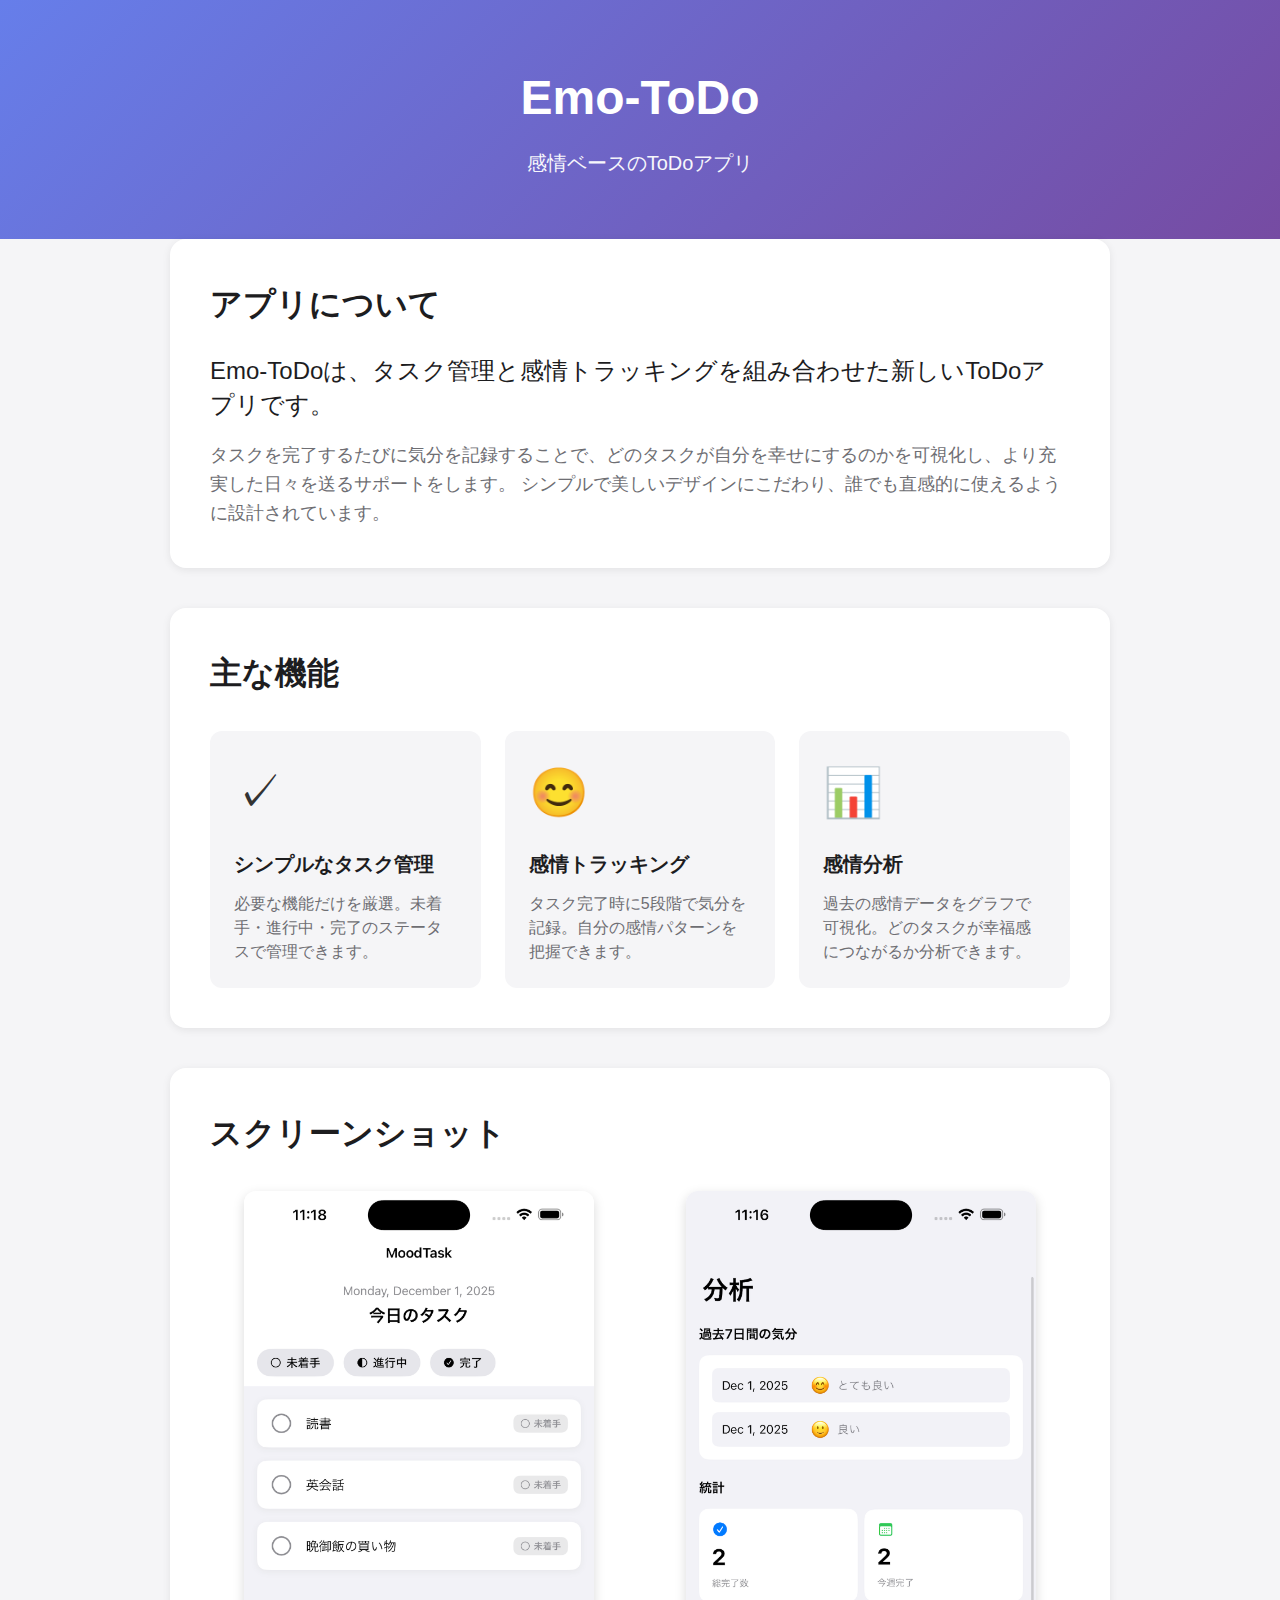
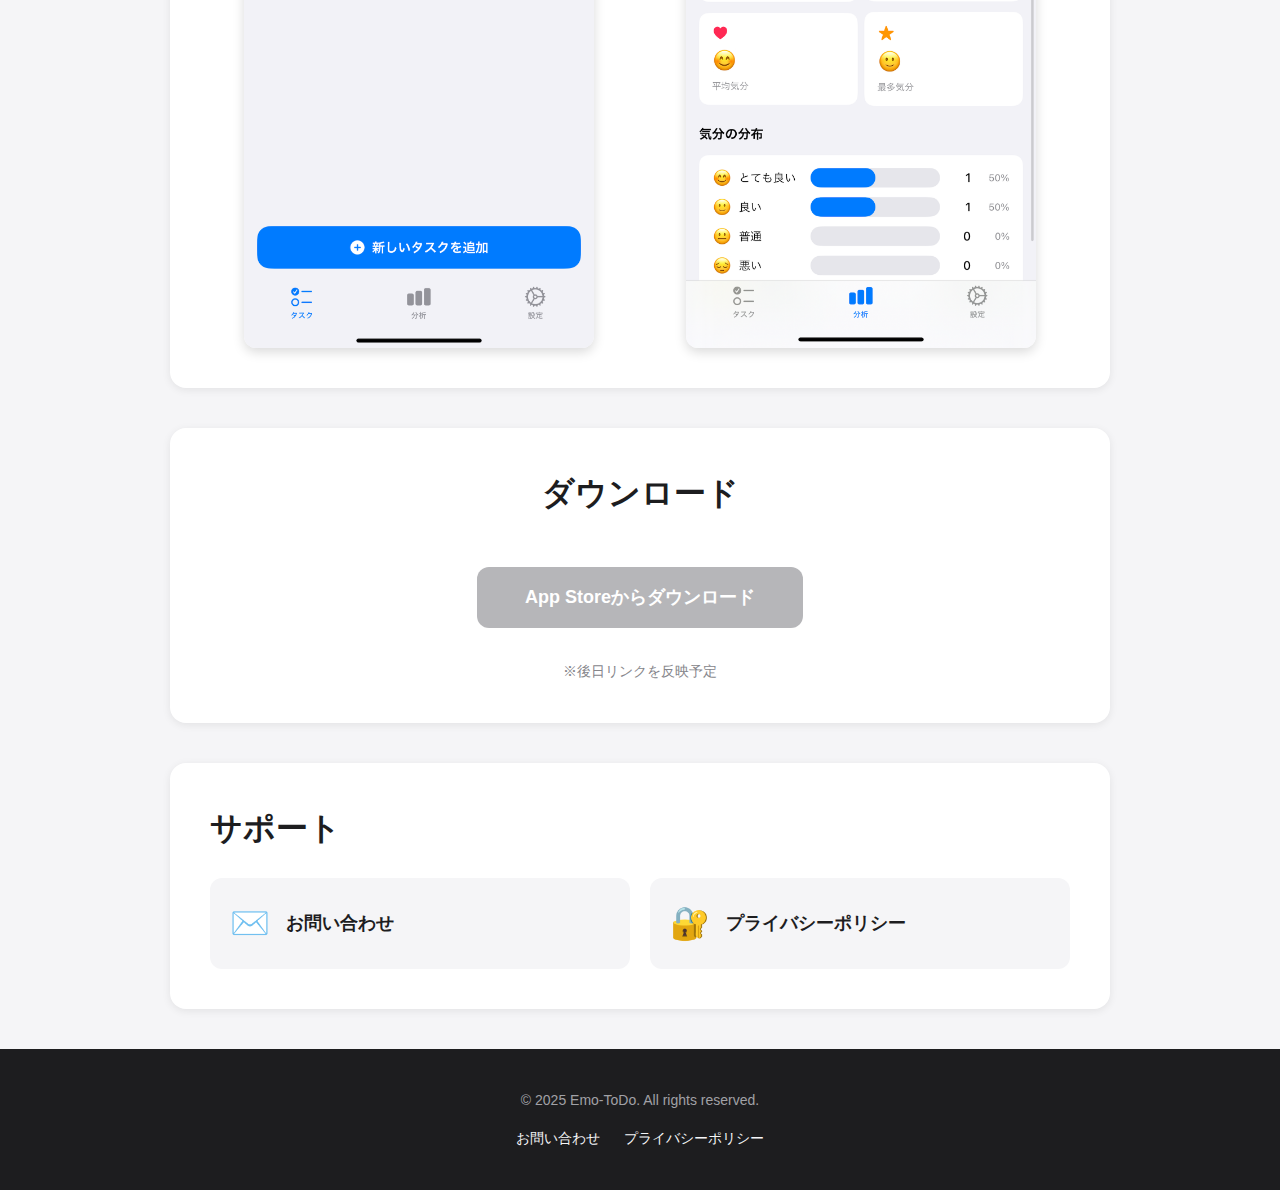
<file: index.html>
<!DOCTYPE html>
<html lang="ja">
<head>
    <meta charset="UTF-8">
    <meta name="viewport" content="width=device-width, initial-scale=1.0">
    <meta name="description" content="Emo-ToDo - 感情ベースのToDoアプリ。タスク管理と感情トラッキングを組み合わせた新しいアプローチ。">
    <title>Emo-ToDo - サポートページ</title>
    <link rel="stylesheet" href="style.css">
</head>
<body>
    <header>
        <div class="container">
            <div class="header-content">
                <h1>Emo-ToDo</h1>
                <p class="tagline">感情ベースのToDoアプリ</p>
            </div>
        </div>
    </header>

    <main class="container">
        <!-- アプリ紹介セクション -->
        <section class="intro">
            <h2>アプリについて</h2>
            <p class="lead">
                Emo-ToDoは、タスク管理と感情トラッキングを組み合わせた新しいToDoアプリです。
            </p>
            <p>
                タスクを完了するたびに気分を記録することで、どのタスクが自分を幸せにするのかを可視化し、より充実した日々を送るサポートをします。
                シンプルで美しいデザインにこだわり、誰でも直感的に使えるように設計されています。
            </p>
        </section>

        <!-- 主な機能セクション -->
        <section class="features">
            <h2>主な機能</h2>
            <div class="features-grid">
                <div class="feature-card">
                    <div class="feature-icon">✓</div>
                    <h3>シンプルなタスク管理</h3>
                    <p>必要な機能だけを厳選。未着手・進行中・完了のステータスで管理できます。</p>
                </div>
                <div class="feature-card">
                    <div class="feature-icon">😊</div>
                    <h3>感情トラッキング</h3>
                    <p>タスク完了時に5段階で気分を記録。自分の感情パターンを把握できます。</p>
                </div>
                <div class="feature-card">
                    <div class="feature-icon">📊</div>
                    <h3>感情分析</h3>
                    <p>過去の感情データをグラフで可視化。どのタスクが幸福感につながるか分析できます。</p>
                </div>
            </div>
        </section>

        <!-- スクリーンショットセクション -->
        <section class="screenshots">
            <h2>スクリーンショット</h2>
            <div class="screenshot-grid">
                <img src="screenshot/image1.png" alt="タスクリスト画面" class="screenshot-img">
                <img src="screenshot/image2.png" alt="分析画面" class="screenshot-img">
            </div>
        </section>

        <!-- ダウンロードセクション -->
        <section class="download">
            <h2>ダウンロード</h2>
            <div class="app-store-button disabled">
                <span>App Storeからダウンロード</span>
            </div>
            <p class="download-note">※後日リンクを反映予定</p>
        </section>

        <!-- サポートセクション -->
        <section class="support">
            <h2>サポート</h2>
            <div class="support-links">
                <a href="https://docs.google.com/forms/d/e/1FAIpQLSf8rQYNb065Cm-GcJozsjS7cStWBTXIgpCMbYoY-pEonmJEDg/viewform" target="_blank" rel="noopener noreferrer" class="support-link">
                    <span class="link-icon">✉️</span>
                    <span class="link-text">お問い合わせ</span>
                </a>
                <a href="privacy.html" class="support-link">
                    <span class="link-icon">🔐</span>
                    <span class="link-text">プライバシーポリシー</span>
                </a>
            </div>
        </section>
    </main>

    <footer>
        <div class="container">
            <p>&copy; 2025 Emo-ToDo. All rights reserved.</p>
            <nav class="footer-nav">
                <a href="https://docs.google.com/forms/d/e/1FAIpQLSf8rQYNb065Cm-GcJozsjS7cStWBTXIgpCMbYoY-pEonmJEDg/viewform" target="_blank" rel="noopener noreferrer">お問い合わせ</a>
                <a href="privacy.html">プライバシーポリシー</a>
            </nav>
        </div>
    </footer>
</body>
</html>
</file>
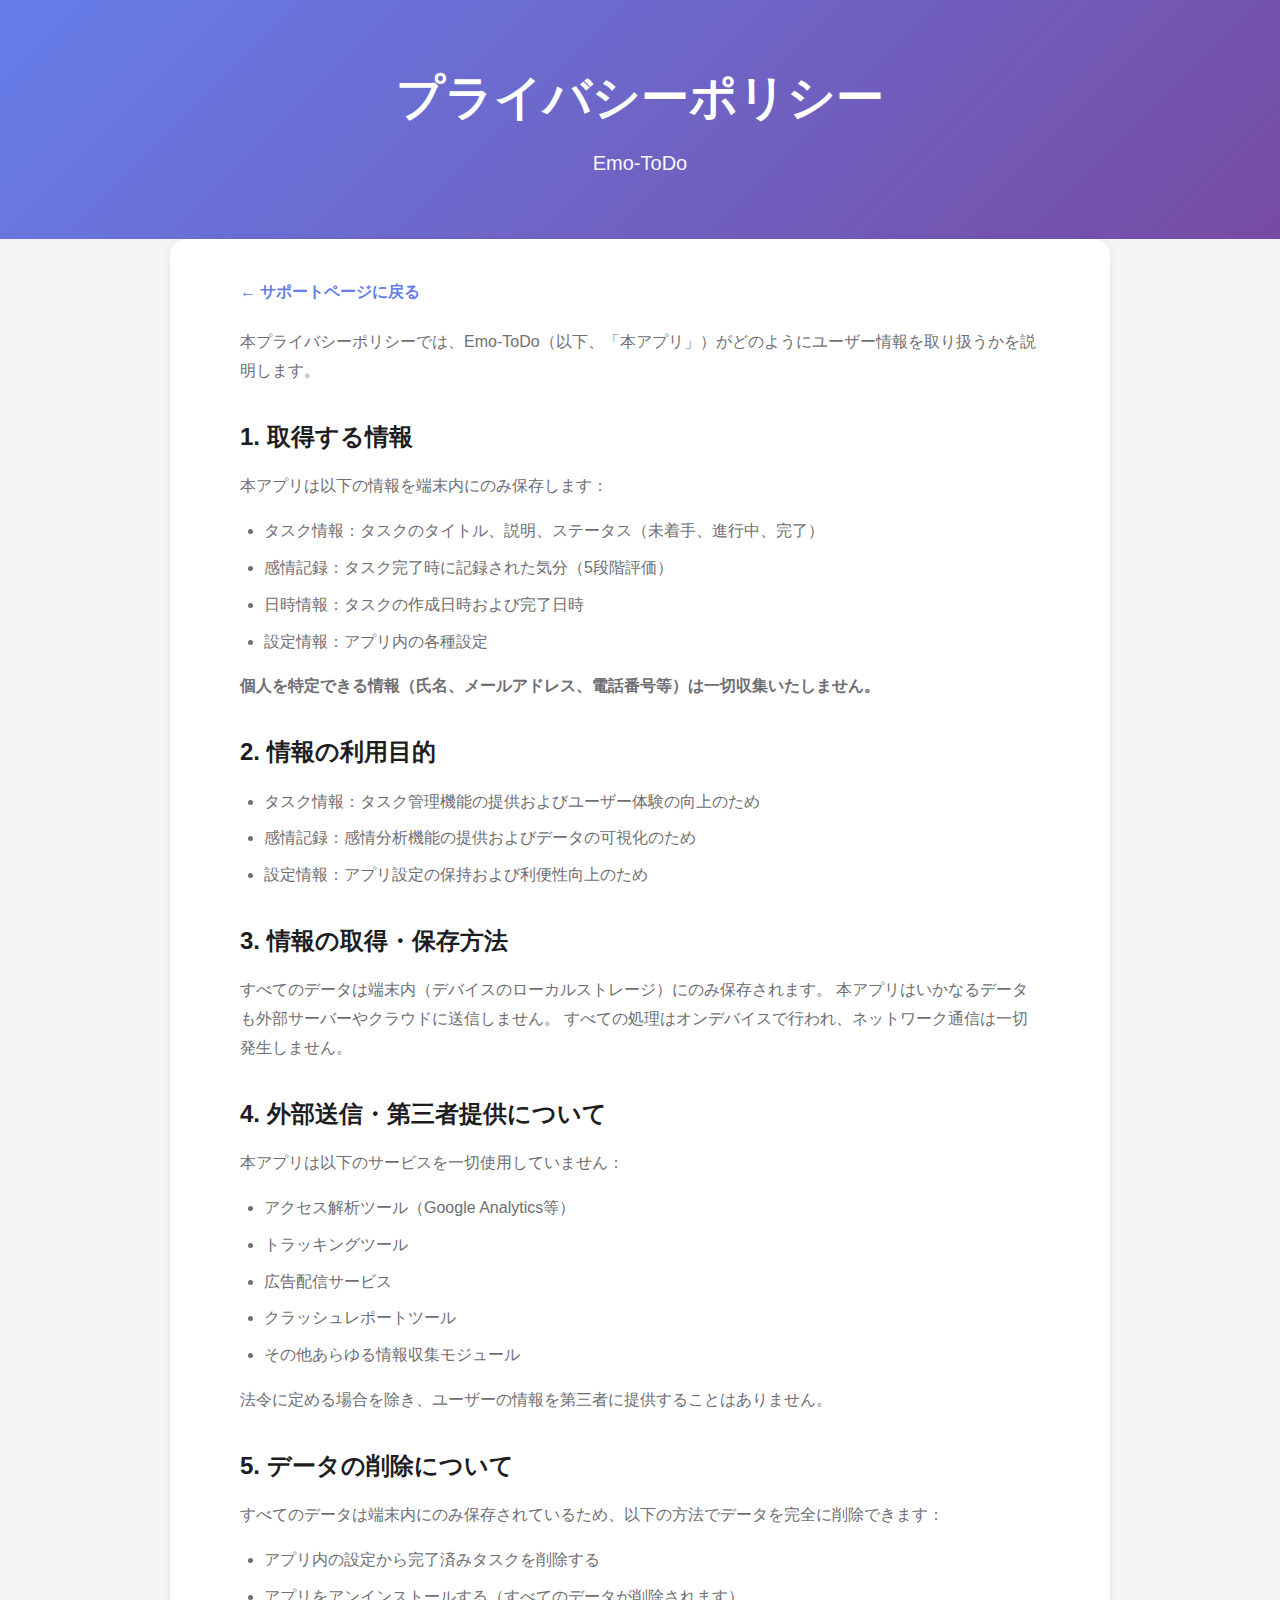
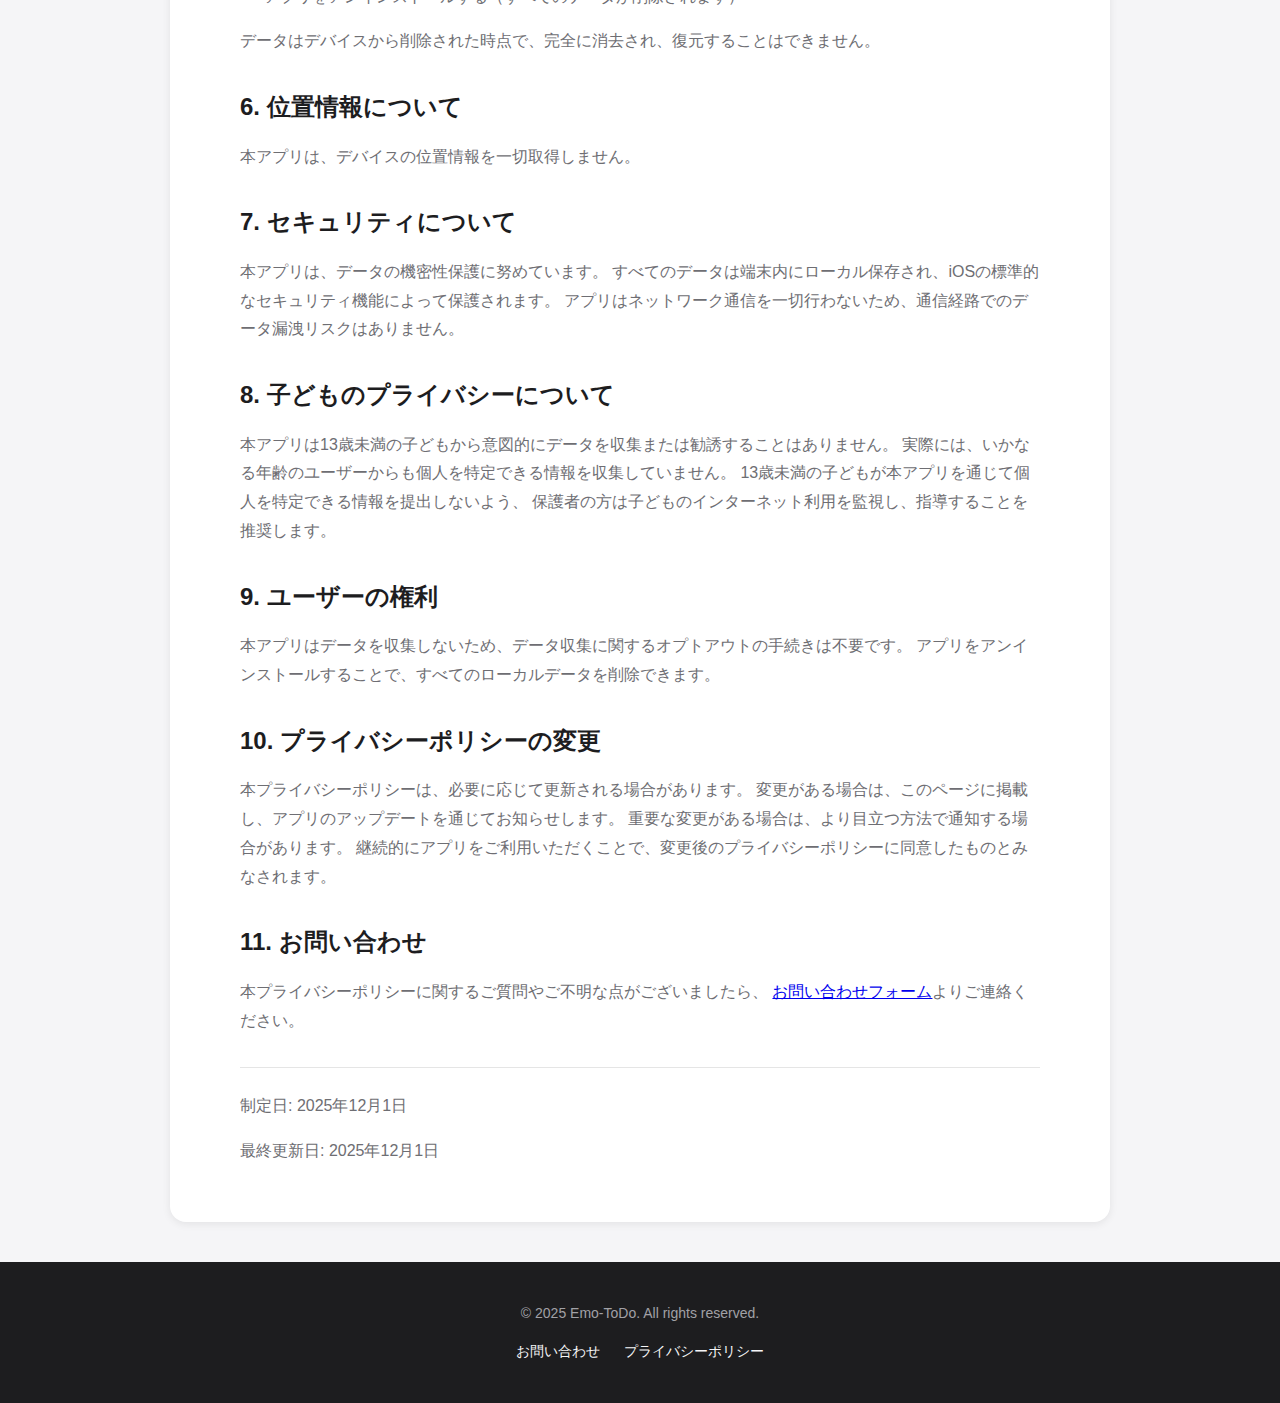
<file: privacy.html>
<!DOCTYPE html>
<html lang="ja">
<head>
    <meta charset="UTF-8">
    <meta name="viewport" content="width=device-width, initial-scale=1.0">
    <meta name="description" content="Emo-ToDoのプライバシーポリシー">
    <title>プライバシーポリシー - Emo-ToDo</title>
    <link rel="stylesheet" href="style.css">
    <style>
        .privacy-content {
            max-width: 800px;
            margin: 0 auto;
        }

        .privacy-content h3 {
            font-size: 24px;
            font-weight: 600;
            margin-top: 32px;
            margin-bottom: 16px;
            color: #1d1d1f;
        }

        .privacy-content p {
            font-size: 16px;
            color: #6e6e73;
            line-height: 1.8;
            margin-bottom: 16px;
        }

        .privacy-content ul {
            margin-left: 24px;
            margin-bottom: 16px;
        }

        .privacy-content li {
            font-size: 16px;
            color: #6e6e73;
            line-height: 1.8;
            margin-bottom: 8px;
        }

        .back-link {
            display: inline-block;
            color: #667eea;
            text-decoration: none;
            font-weight: 600;
            margin-bottom: 24px;
            transition: color 0.2s ease;
        }

        .back-link:hover {
            color: #764ba2;
        }

        .last-updated {
            color: #86868b;
            font-size: 14px;
            margin-top: 32px;
            padding-top: 24px;
            border-top: 1px solid #e5e5e5;
        }

        .intro-text {
            font-size: 18px;
            color: #1d1d1f;
            line-height: 1.6;
            margin-bottom: 24px;
        }
    </style>
</head>
<body>
    <header>
        <div class="container">
            <div class="header-content">
                <h1>プライバシーポリシー</h1>
                <p class="tagline">Emo-ToDo</p>
            </div>
        </div>
    </header>

    <main class="container">
        <section>
            <div class="privacy-content">
                <a href="index.html" class="back-link">← サポートページに戻る</a>

                <p class="intro-text">
                    本プライバシーポリシーでは、Emo-ToDo（以下、「本アプリ」）がどのようにユーザー情報を取り扱うかを説明します。
                </p>

                <h3>1. 取得する情報</h3>
                <p>本アプリは以下の情報を端末内にのみ保存します：</p>
                <ul>
                    <li>タスク情報：タスクのタイトル、説明、ステータス（未着手、進行中、完了）</li>
                    <li>感情記録：タスク完了時に記録された気分（5段階評価）</li>
                    <li>日時情報：タスクの作成日時および完了日時</li>
                    <li>設定情報：アプリ内の各種設定</li>
                </ul>
                <p><strong>個人を特定できる情報（氏名、メールアドレス、電話番号等）は一切収集いたしません。</strong></p>

                <h3>2. 情報の利用目的</h3>
                <ul>
                    <li>タスク情報：タスク管理機能の提供およびユーザー体験の向上のため</li>
                    <li>感情記録：感情分析機能の提供およびデータの可視化のため</li>
                    <li>設定情報：アプリ設定の保持および利便性向上のため</li>
                </ul>

                <h3>3. 情報の取得・保存方法</h3>
                <p>
                    すべてのデータは端末内（デバイスのローカルストレージ）にのみ保存されます。
                    本アプリはいかなるデータも外部サーバーやクラウドに送信しません。
                    すべての処理はオンデバイスで行われ、ネットワーク通信は一切発生しません。
                </p>

                <h3>4. 外部送信・第三者提供について</h3>
                <p>本アプリは以下のサービスを一切使用していません：</p>
                <ul>
                    <li>アクセス解析ツール（Google Analytics等）</li>
                    <li>トラッキングツール</li>
                    <li>広告配信サービス</li>
                    <li>クラッシュレポートツール</li>
                    <li>その他あらゆる情報収集モジュール</li>
                </ul>
                <p>法令に定める場合を除き、ユーザーの情報を第三者に提供することはありません。</p>

                <h3>5. データの削除について</h3>
                <p>すべてのデータは端末内にのみ保存されているため、以下の方法でデータを完全に削除できます：</p>
                <ul>
                    <li>アプリ内の設定から完了済みタスクを削除する</li>
                    <li>アプリをアンインストールする（すべてのデータが削除されます）</li>
                </ul>
                <p>データはデバイスから削除された時点で、完全に消去され、復元することはできません。</p>

                <h3>6. 位置情報について</h3>
                <p>本アプリは、デバイスの位置情報を一切取得しません。</p>

                <h3>7. セキュリティについて</h3>
                <p>
                    本アプリは、データの機密性保護に努めています。
                    すべてのデータは端末内にローカル保存され、iOSの標準的なセキュリティ機能によって保護されます。
                    アプリはネットワーク通信を一切行わないため、通信経路でのデータ漏洩リスクはありません。
                </p>

                <h3>8. 子どものプライバシーについて</h3>
                <p>
                    本アプリは13歳未満の子どもから意図的にデータを収集または勧誘することはありません。
                    実際には、いかなる年齢のユーザーからも個人を特定できる情報を収集していません。
                    13歳未満の子どもが本アプリを通じて個人を特定できる情報を提出しないよう、
                    保護者の方は子どものインターネット利用を監視し、指導することを推奨します。
                </p>

                <h3>9. ユーザーの権利</h3>
                <p>
                    本アプリはデータを収集しないため、データ収集に関するオプトアウトの手続きは不要です。
                    アプリをアンインストールすることで、すべてのローカルデータを削除できます。
                </p>

                <h3>10. プライバシーポリシーの変更</h3>
                <p>
                    本プライバシーポリシーは、必要に応じて更新される場合があります。
                    変更がある場合は、このページに掲載し、アプリのアップデートを通じてお知らせします。
                    重要な変更がある場合は、より目立つ方法で通知する場合があります。
                    継続的にアプリをご利用いただくことで、変更後のプライバシーポリシーに同意したものとみなされます。
                </p>

                <h3>11. お問い合わせ</h3>
                <p>
                    本プライバシーポリシーに関するご質問やご不明な点がございましたら、
                    <a href="https://docs.google.com/forms/d/e/1FAIpQLSf8rQYNb065Cm-GcJozsjS7cStWBTXIgpCMbYoY-pEonmJEDg/viewform" target="_blank" rel="noopener noreferrer">お問い合わせフォーム</a>よりご連絡ください。
                </p>

                <div class="last-updated">
                    <p>制定日: 2025年12月1日</p>
                    <p>最終更新日: 2025年12月1日</p>
                </div>
            </div>
        </section>
    </main>

    <footer>
        <div class="container">
            <p>&copy; 2025 Emo-ToDo. All rights reserved.</p>
            <nav class="footer-nav">
                <a href="https://docs.google.com/forms/d/e/1FAIpQLSf8rQYNb065Cm-GcJozsjS7cStWBTXIgpCMbYoY-pEonmJEDg/viewform" target="_blank" rel="noopener noreferrer">お問い合わせ</a>
                <a href="privacy.html">プライバシーポリシー</a>
            </nav>
        </div>
    </footer>
</body>
</html>
</file>
<file: style.css>
/* リセットとベーススタイル */
* {
    margin: 0;
    padding: 0;
    box-sizing: border-box;
}

body {
    font-family: -apple-system, BlinkMacSystemFont, 'Segoe UI', 'Helvetica Neue', Arial, sans-serif;
    line-height: 1.6;
    color: #333;
    background: #f5f5f7;
}

.container {
    max-width: 980px;
    margin: 0 auto;
    padding: 0 20px;
}

/* ヘッダー */
header {
    background: linear-gradient(135deg, #667eea 0%, #764ba2 100%);
    color: white;
    padding: 60px 20px;
    text-align: center;
}

.header-content {
    max-width: 600px;
    margin: 0 auto;
}

header h1 {
    font-size: 48px;
    font-weight: 700;
    margin-bottom: 10px;
}

.tagline {
    font-size: 20px;
    opacity: 0.95;
}

/* メインコンテンツ */
main {
    padding: 60px 20px;
}

section {
    background: white;
    border-radius: 16px;
    padding: 40px;
    margin-bottom: 40px;
    box-shadow: 0 2px 8px rgba(0, 0, 0, 0.08);
}

section h2 {
    font-size: 32px;
    font-weight: 700;
    margin-bottom: 24px;
    color: #1d1d1f;
}

/* イントロセクション */
.intro .lead {
    font-size: 24px;
    font-weight: 500;
    color: #1d1d1f;
    margin-bottom: 20px;
    line-height: 1.4;
}

.intro p {
    font-size: 18px;
    color: #6e6e73;
    line-height: 1.6;
}

/* 機能グリッド */
.features-grid {
    display: grid;
    grid-template-columns: repeat(auto-fit, minmax(250px, 1fr));
    gap: 24px;
    margin-top: 32px;
}

.feature-card {
    padding: 24px;
    background: #f5f5f7;
    border-radius: 12px;
    transition: transform 0.2s ease, box-shadow 0.2s ease;
}

.feature-card:hover {
    transform: translateY(-4px);
    box-shadow: 0 4px 12px rgba(0, 0, 0, 0.12);
}

.feature-icon {
    font-size: 48px;
    margin-bottom: 16px;
}

.feature-card h3 {
    font-size: 20px;
    font-weight: 600;
    margin-bottom: 12px;
    color: #1d1d1f;
}

.feature-card p {
    font-size: 16px;
    color: #6e6e73;
    line-height: 1.5;
}

/* スクリーンショット */
.screenshot-grid {
    display: grid;
    grid-template-columns: repeat(auto-fit, minmax(280px, 1fr));
    gap: 24px;
    margin-top: 32px;
    justify-items: center;
}

.screenshot-img {
    width: 100%;
    max-width: 350px;
    height: auto;
    border-radius: 12px;
    box-shadow: 0 4px 12px rgba(0, 0, 0, 0.15);
    transition: transform 0.3s ease, box-shadow 0.3s ease;
}

.screenshot-img:hover {
    transform: scale(1.02);
    box-shadow: 0 8px 24px rgba(0, 0, 0, 0.2);
}

/* ダウンロードセクション */
.download {
    text-align: center;
}

.app-store-button {
    display: inline-block;
    background: #000;
    color: white;
    padding: 16px 48px;
    border-radius: 12px;
    text-decoration: none;
    font-size: 18px;
    font-weight: 600;
    margin: 24px 0;
    transition: background 0.2s ease;
    cursor: pointer;
}

.app-store-button:hover {
    background: #333;
}

.app-store-button.disabled {
    background: #86868b;
    cursor: not-allowed;
    opacity: 0.6;
}

.app-store-button.disabled:hover {
    background: #86868b;
}

.download-note {
    color: #86868b;
    font-size: 14px;
    margin-top: 8px;
}

/* サポートリンク */
.support-links {
    display: grid;
    grid-template-columns: repeat(auto-fit, minmax(200px, 1fr));
    gap: 20px;
    margin-top: 24px;
}

.support-link {
    display: flex;
    align-items: center;
    padding: 20px;
    background: #f5f5f7;
    border-radius: 12px;
    text-decoration: none;
    color: #1d1d1f;
    transition: transform 0.2s ease, box-shadow 0.2s ease;
}

.support-link:hover {
    transform: translateY(-2px);
    box-shadow: 0 4px 12px rgba(0, 0, 0, 0.12);
}

.link-icon {
    font-size: 32px;
    margin-right: 16px;
}

.link-text {
    font-size: 18px;
    font-weight: 600;
}

/* FAQ */
.faq-item {
    padding: 24px 0;
    border-bottom: 1px solid #e5e5e5;
}

.faq-item:last-child {
    border-bottom: none;
}

.faq-item h3 {
    font-size: 20px;
    font-weight: 600;
    margin-bottom: 12px;
    color: #1d1d1f;
}

.faq-item p {
    font-size: 16px;
    color: #6e6e73;
    line-height: 1.6;
}

/* フッター */
footer {
    background: #1d1d1f;
    color: #f5f5f7;
    padding: 40px 20px;
    text-align: center;
}

footer p {
    margin-bottom: 16px;
    font-size: 14px;
    color: #a1a1a6;
}

.footer-nav {
    display: flex;
    justify-content: center;
    gap: 24px;
    flex-wrap: wrap;
}

.footer-nav a {
    color: #f5f5f7;
    text-decoration: none;
    font-size: 14px;
    transition: color 0.2s ease;
}

.footer-nav a:hover {
    color: #667eea;
}

/* レスポンシブ */
@media (max-width: 768px) {
    header h1 {
        font-size: 36px;
    }

    .tagline {
        font-size: 18px;
    }

    section {
        padding: 24px;
    }

    section h2 {
        font-size: 24px;
    }

    .intro .lead {
        font-size: 20px;
    }

    .features-grid {
        grid-template-columns: 1fr;
    }

    .screenshot-grid {
        grid-template-columns: 1fr;
    }
}

@media (max-width: 480px) {
    header {
        padding: 40px 20px;
    }

    header h1 {
        font-size: 28px;
    }

    main {
        padding: 30px 20px;
    }

    section {
        padding: 20px;
    }

    .app-store-button {
        padding: 14px 32px;
        font-size: 16px;
    }
}
</file>
